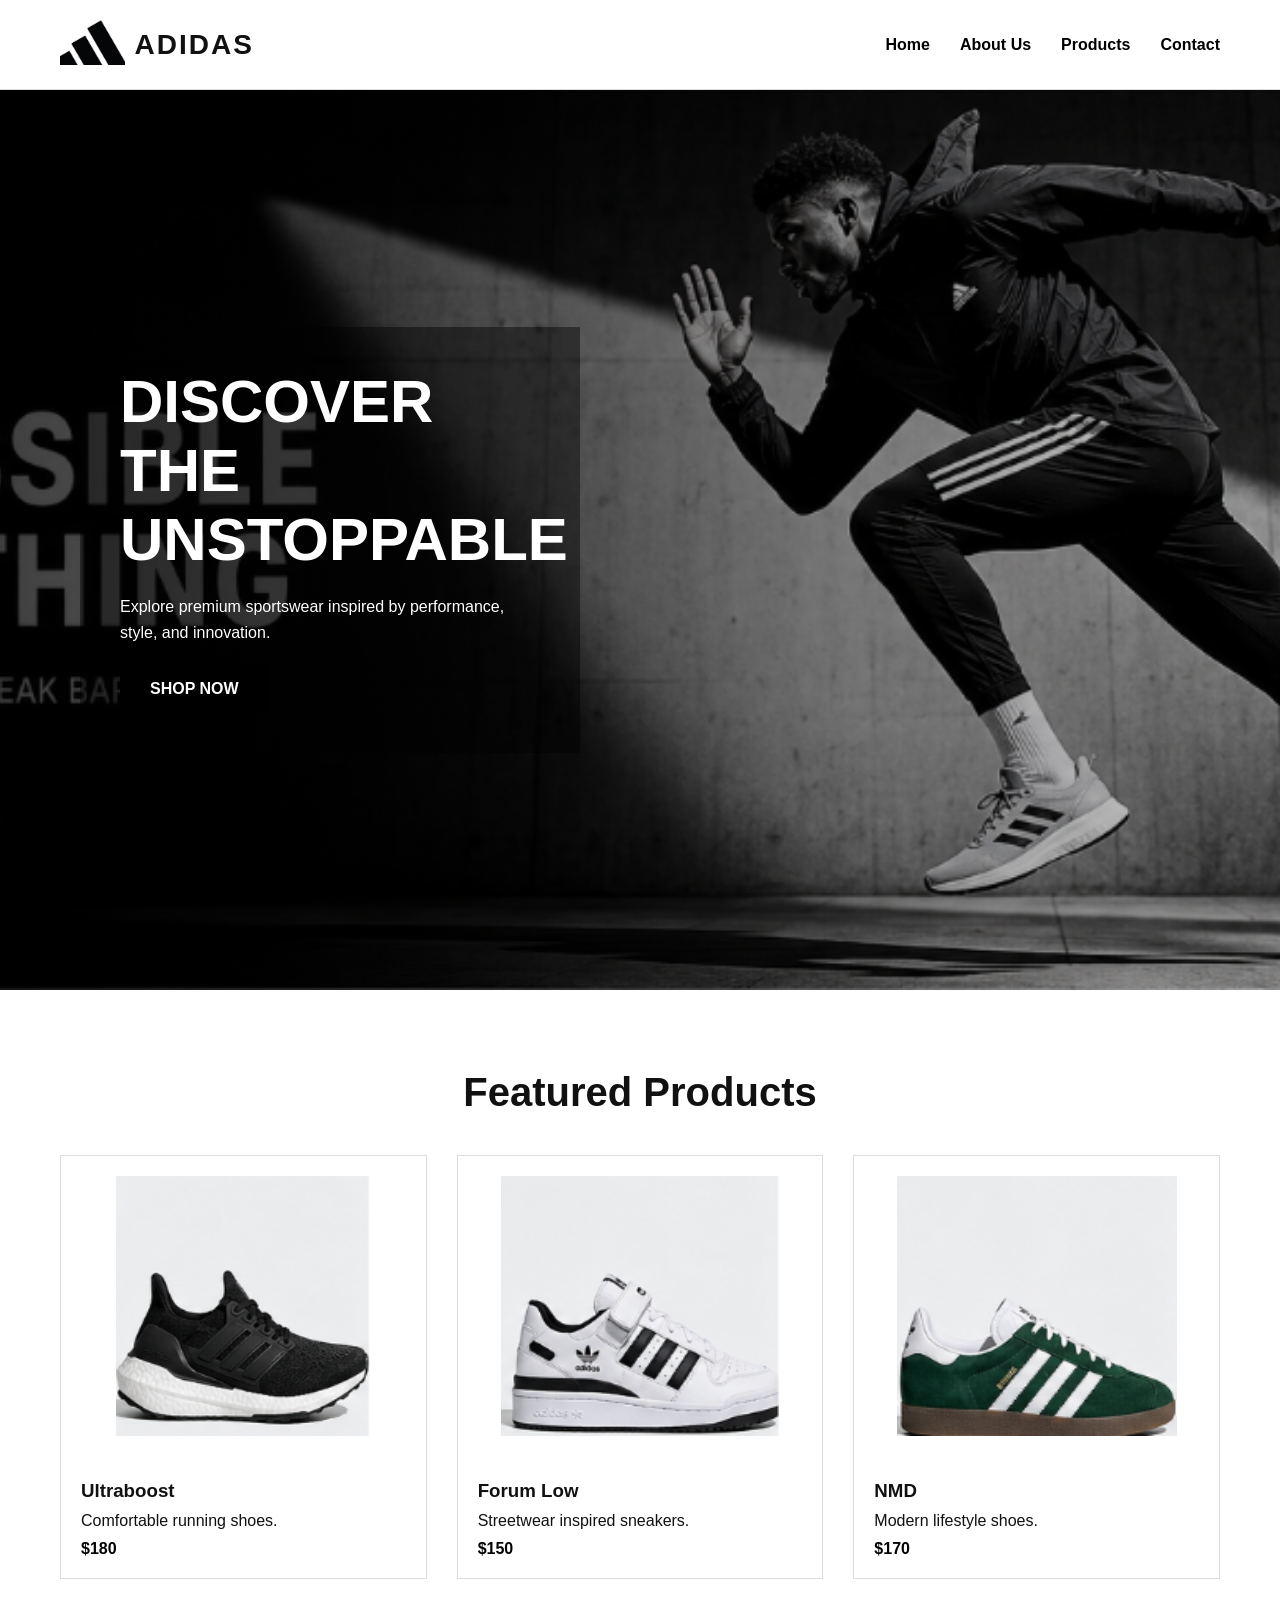
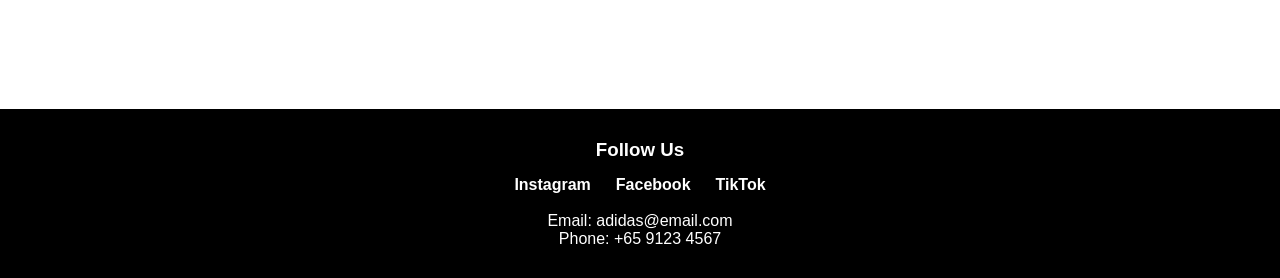
<file: index.html>
<!DOCTYPE html>
<html>
<head>
    <title>Adidas Style Website</title>
    <link rel="stylesheet" href="style.css">
</head>

<body>

<header>
    <nav>
        <div class="logo">

    <a href="index.html">
        <img src="images/logo.webp" alt="Adidas Logo">
    </a>

    <span>ADIDAS</span>

</div>

        <ul>
            <li><a href="index.html">Home</a></li>
            <li><a href="aboutus.html">About Us</a></li>
            <li><a href="products.html">Products</a></li>
            <li><a href="contactus.html">Contact</a></li>
        </ul>
    </nav>
</header>

<section class="hero">

    <div class="hero-text">
    
        <h1>DISCOVER THE UNSTOPPABLE</h1>

        <p>
            Explore premium sportswear inspired by performance,
            style, and innovation.
        </p>

        <a href="products.html" class="btn">SHOP NOW</a>
    </div>

</section>

<section>

    <h2 class="section-title">Featured Products</h2>

    <div class="products-grid">

        <div class="product-card">
            <img src="images/shoe1.png">
            <div class="product-info">
                <h3>Ultraboost</h3>
                <p>Comfortable running shoes.</p>
                <div class="price">$180</div>
            </div>
        </div>

        <div class="product-card">
            <img src="images/shoe2.png">
            <div class="product-info">
                <h3>Forum Low</h3>
                <p>Streetwear inspired sneakers.</p>
                <div class="price">$150</div>
            </div>
        </div>

        <div class="product-card">
            <img src="images/shoe3.png">
             <div class="product-info">
                <h3>NMD</h3>
                <p>Modern lifestyle shoes.</p>
                <div class="price">$170</div>
             </div>
        </div>

    </div>

</section>

<footer>

    <div class="footer-content">

        <h3>Follow Us</h3>

        <div class="social-links">

            <a href="https://instagram.com/adidas" target="_blank">
                Instagram
            </a>

            <a href="https://facebook.com/adidas" target="_blank">
                Facebook
            </a>

            <a href="https://tiktok.com/@adidas" target="_blank">
                TikTok
            </a>

        </div>

        <br>

        <p>
            Email:
            <a href="mailto:adidas@email.com">
                adidas@email.com
            </a>
        </p>

        <p>
            Phone:
            <a href="tel:+6591234567">
                +65 9123 4567
            </a>
        </p>

    </div>

</footer>
</body>
</html>
</file>
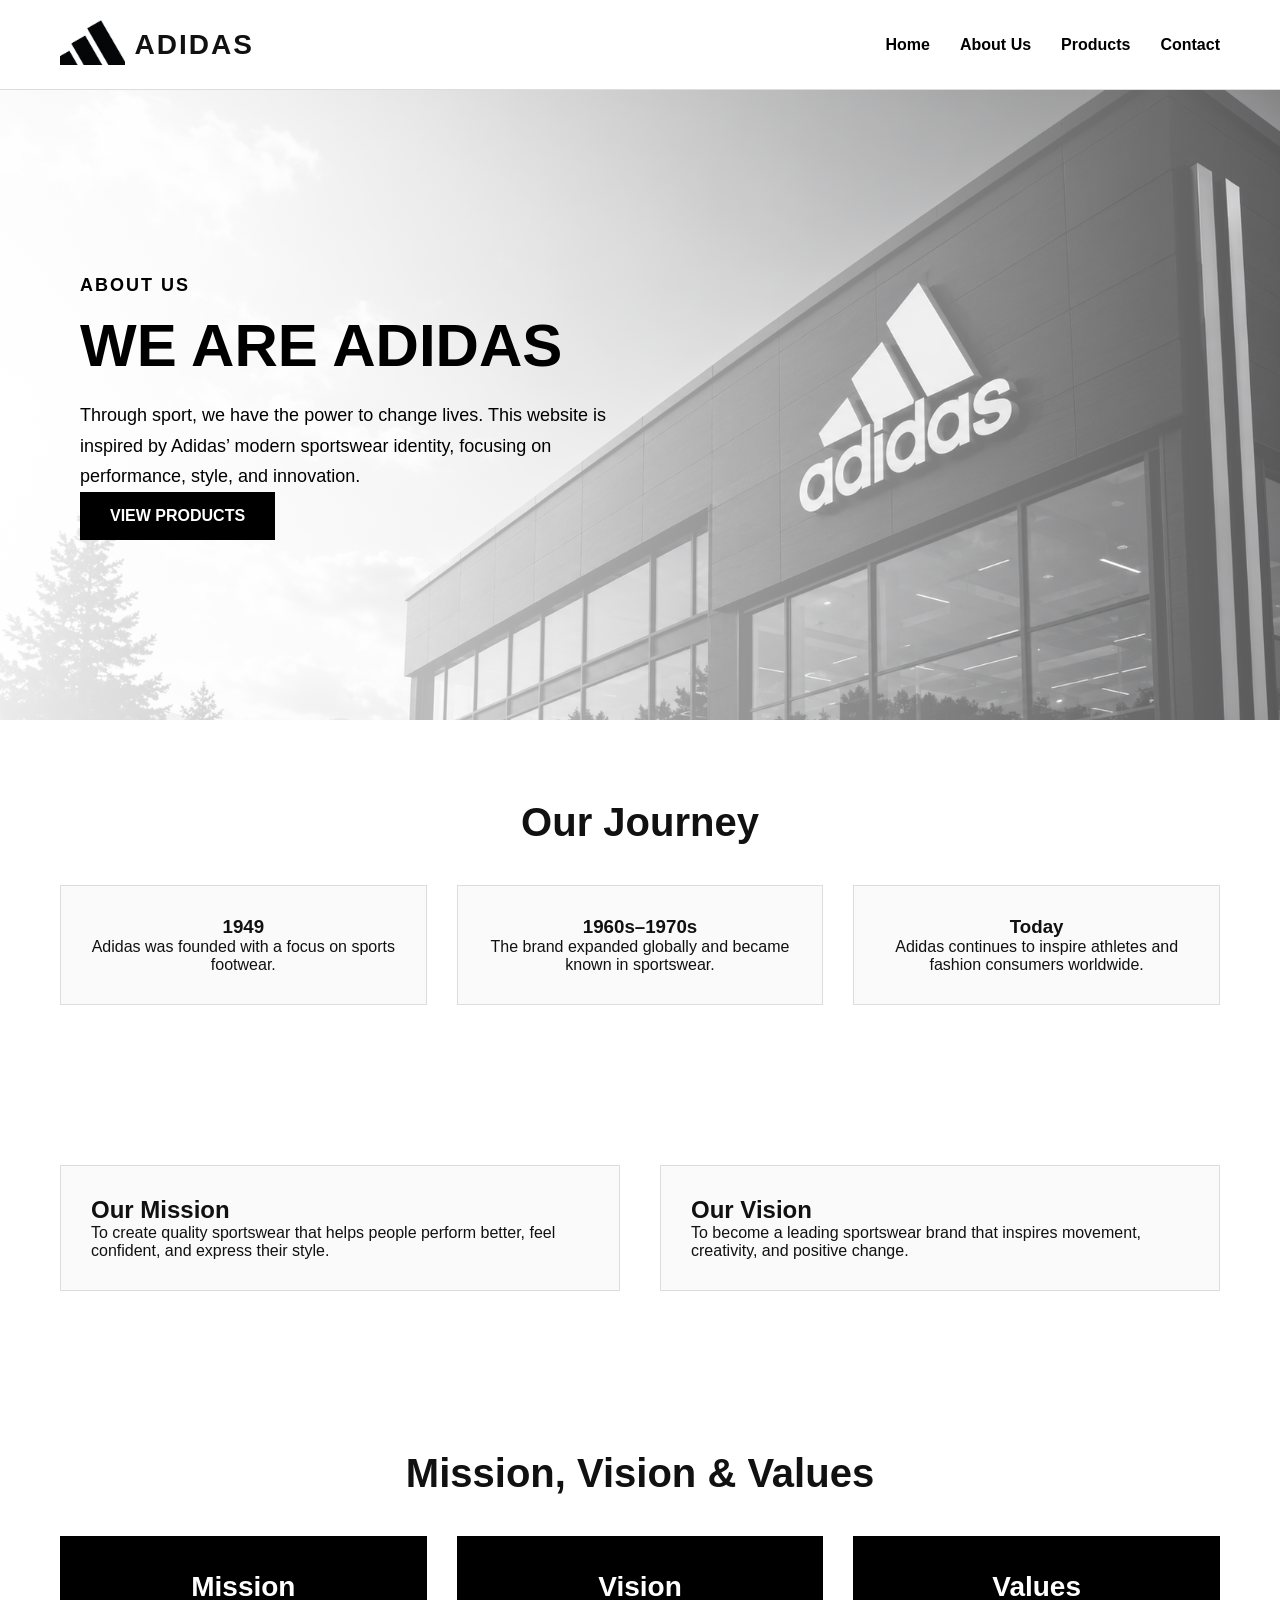
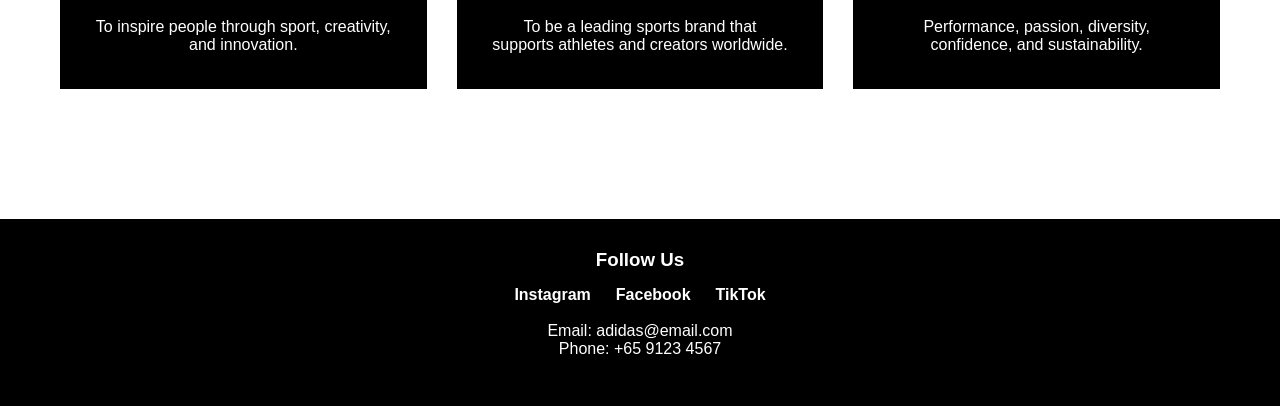
<file: aboutus.html>
<!DOCTYPE html>
<html>

<head>
    <meta charset="UTF-8">
    <meta name="viewport" content="width=device-width, initial-scale=1.0">

    <title>About Us</title>

    <link rel="stylesheet" href="style.css">
</head>

<body>

<header>

    <nav>

        <div class="logo">

            <a href="index.html">
                <img src="images/logo.webp" alt="Adidas Logo">
            </a>

            <span>ADIDAS</span>

        </div>

        <ul>
            <li><a href="index.html">Home</a></li>
            <li><a href="aboutus.html">About Us</a></li>
            <li><a href="products.html">Products</a></li>
            <li><a href="contactus.html">Contact</a></li>
        </ul>

    </nav>

</header>

<!-- HERO SECTION -->

<section class="about-hero">

    <div class="about-hero-text">

        <p class="small-title">ABOUT US</p>

        <h1>WE ARE ADIDAS</h1>

        <p>
            Through sport, we have the power to change lives.
            This website is inspired by Adidas’ modern sportswear
            identity, focusing on performance, style, and innovation.
        </p>

        <a href="products.html" class="btn">
            VIEW PRODUCTS
        </a>

    </div>

</section>

<!-- JOURNEY SECTION -->

<section class="journey">

    <h2 class="section-title">Our Journey</h2>

    <div class="timeline">

        <div>
            <h3>1949</h3>
            <p>
                Adidas was founded with a focus on sports footwear.
            </p>
        </div>

        <div>
            <h3>1960s–1970s</h3>
            <p>
                The brand expanded globally and became known in sportswear.
            </p>
        </div>

        <div>
            <h3>Today</h3>
            <p>
                Adidas continues to inspire athletes and fashion consumers worldwide.
            </p>
        </div>

    </div>

</section>

<!-- MISSION / VISION -->

<section class="mission-vision">

    <div>
        <h2>Our Mission</h2>

        <p>
            To create quality sportswear that helps people perform better,
            feel confident, and express their style.
        </p>
    </div>

    <div>
        <h2>Our Vision</h2>

        <p>
            To become a leading sportswear brand that inspires movement,
            creativity, and positive change.
        </p>
    </div>

</section>

<!-- VALUES SECTION -->

<section class="values-section">

    <h2 class="section-title">
        Mission, Vision & Values
    </h2>

    <div class="values-grid">

        <div class="value-card">
            <h3>Mission</h3>

            <p>
                To inspire people through sport, creativity, and innovation.
            </p>
        </div>

        <div class="value-card">
            <h3>Vision</h3>

            <p>
                To be a leading sports brand that supports athletes and creators worldwide.
            </p>
        </div>

        <div class="value-card">
            <h3>Values</h3>

            <p>
                Performance, passion, diversity, confidence, and sustainability.
            </p>
        </div>

    </div>

</section>

<!-- FOOTER -->

<footer>

    <div class="footer-content">

        <h3>Follow Us</h3>

        <div class="social-links">

            <a href="https://instagram.com/adidas" target="_blank">
                Instagram
            </a>

            <a href="https://facebook.com/adidas" target="_blank">
                Facebook
            </a>

            <a href="https://tiktok.com/@adidas" target="_blank">
                TikTok
            </a>

        </div>

        <br>

        <p>
            Email:
            <a href="mailto:adidas@email.com">
                adidas@email.com
            </a>
        </p>

        <p>
            Phone:
            <a href="tel:+6591234567">
                +65 9123 4567
            </a>
        </p>

        <br>

    </div>

</footer>

</body>
</html>
</file>
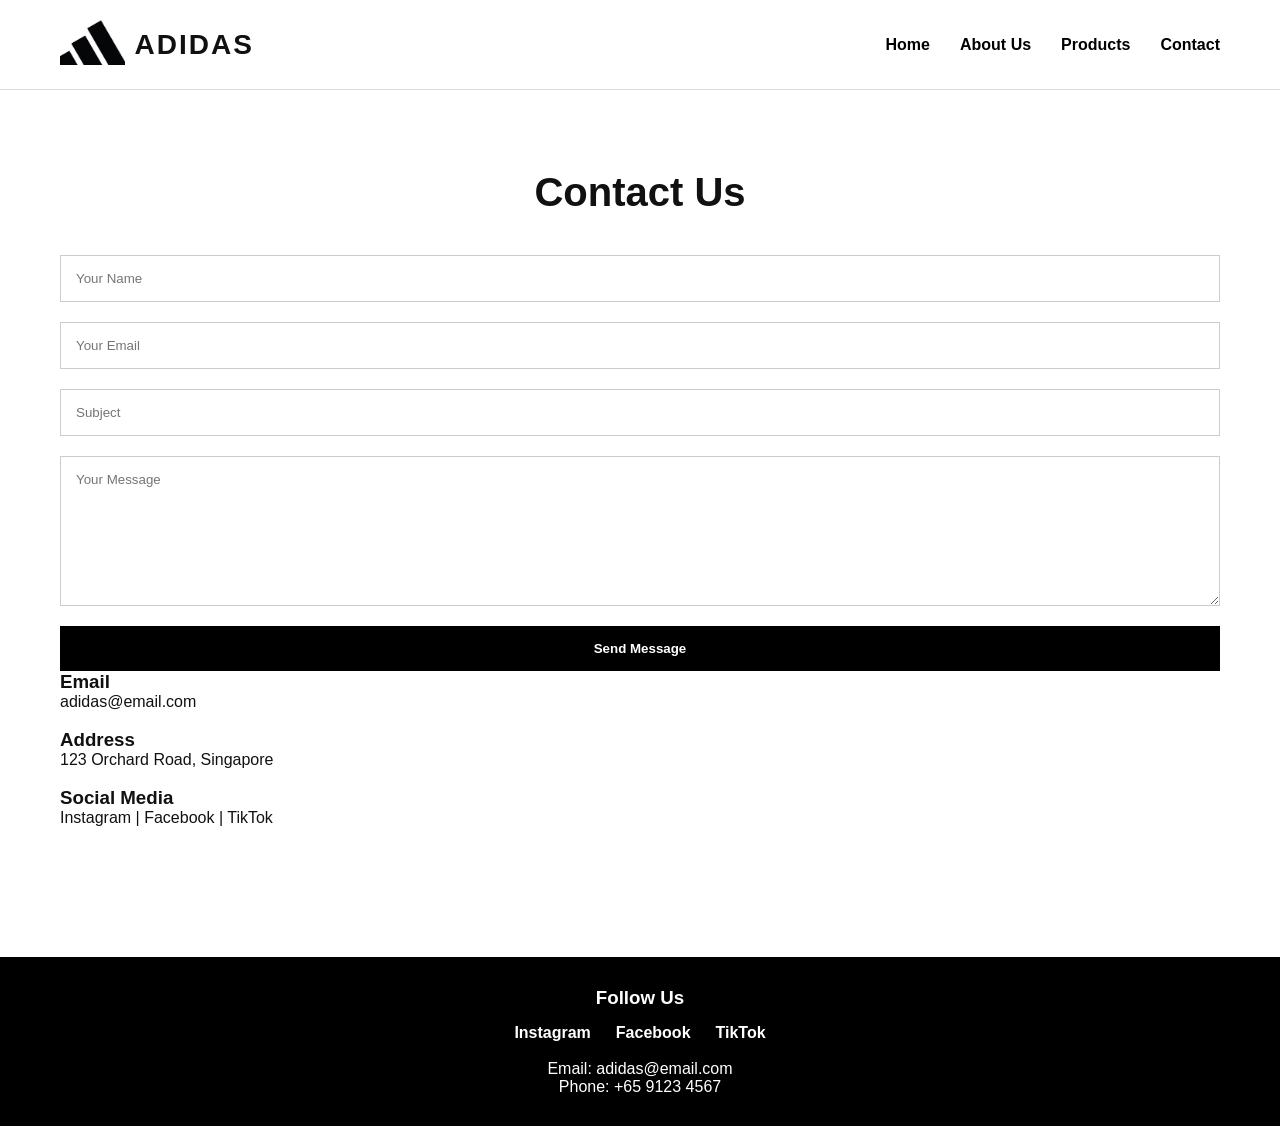
<file: contactus.html>
<!DOCTYPE html>
<html>
<head>
    <title>Contact Us</title>
    <link rel="stylesheet" href="style.css">
</head>

<body>

<header>
    <nav>
         <div class="logo">

    <a href="index.html">
        <img src="images/logo.webp" alt="Adidas Logo">
    </a>

    <span>ADIDAS</span>

</div>

        <ul>
            <li><a href="index.html">Home</a></li>
            <li><a href="aboutus.html">About Us</a></li>
            <li><a href="products.html">Products</a></li>
            <li><a href="contactus.html">Contact</a></li>
        </ul>
    </nav>
</header>

<section>

<h2 class="section-title">Contact Us</h2>

<div class="contact-container">

    <form>

        <input type="text" placeholder="Your Name">

        <input type="email" placeholder="Your Email">

        <input type="text" placeholder="Subject">

        <textarea placeholder="Your Message"></textarea>

        <button type="submit">Send Message</button>

    </form>

    <div>

        <h3>Email</h3>
        <p>adidas@email.com</p>

        <br>

        <h3>Address</h3>
        <p>123 Orchard Road, Singapore</p>

        <br>

        <h3>Social Media</h3>
        <p>Instagram | Facebook | TikTok</p>

    </div>

</div>

</section>

<footer>

    <div class="footer-content">

        <h3>Follow Us</h3>

        <div class="social-links">

            <a href="https://instagram.com/adidas" target="_blank">
                Instagram
            </a>

            <a href="https://facebook.com/adidas" target="_blank">
                Facebook
            </a>

            <a href="https://tiktok.com/@adidas" target="_blank">
                TikTok
            </a>

        </div>

        <br>

        <p>
            Email:
            <a href="mailto:adidas@email.com">
                adidas@email.com
            </a>
        </p>

        <p>
            Phone:
            <a href="tel:+6591234567">
                +65 9123 4567
            </a>
        </p>

    </div>

</footer>
</body>
</html>
</file>
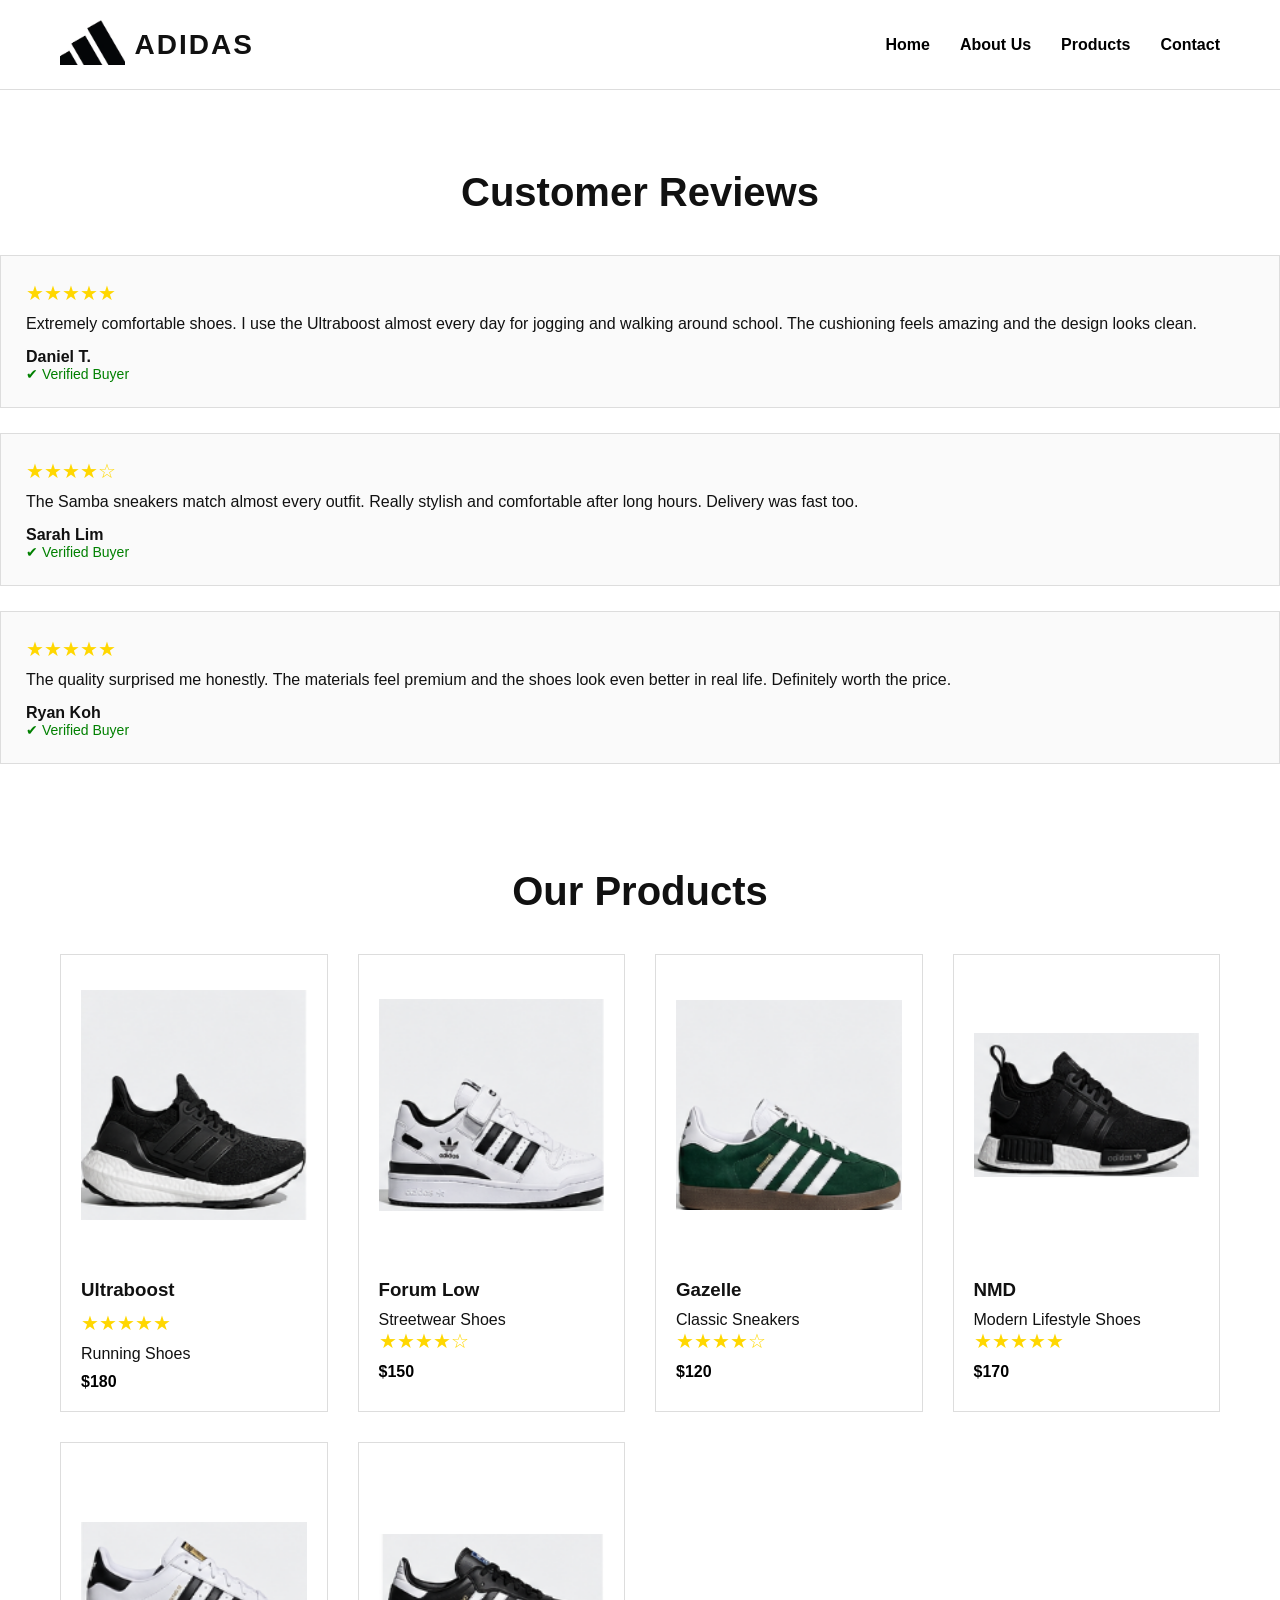
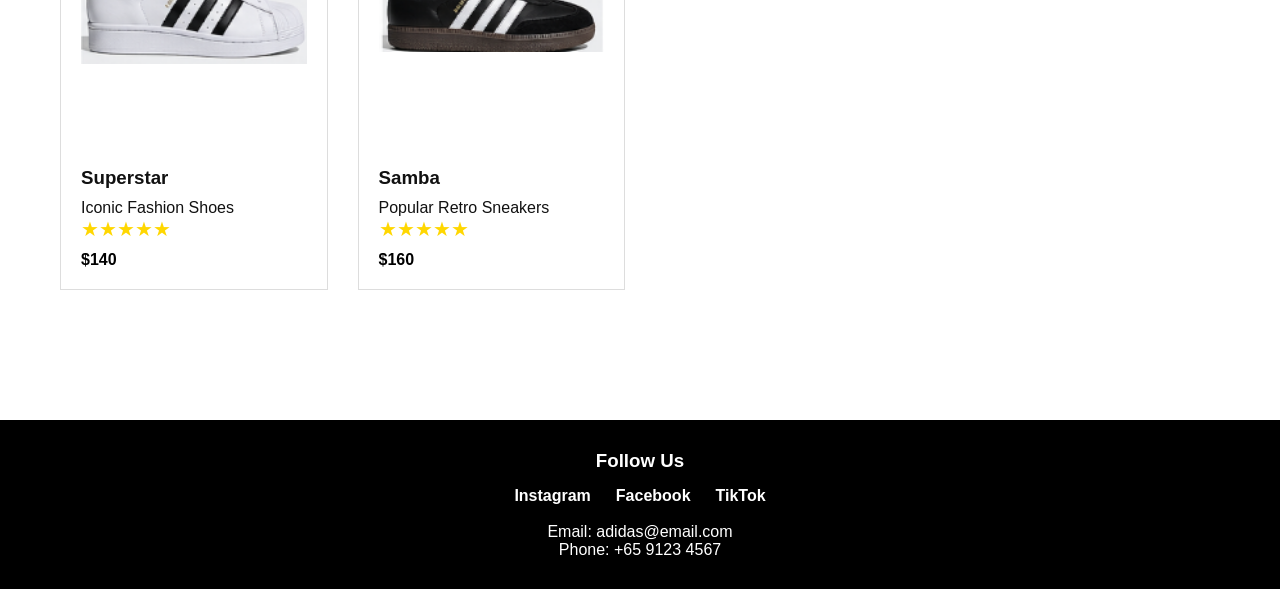
<file: products.html>
<!DOCTYPE html>
<html>
<head>
    <title>Products</title>
    <link rel="stylesheet" href="style.css">
</head>

<body>

<header>
    <nav>
         <div class="logo">

    <a href="index.html">
        <img src="images/logo.webp" alt="Adidas Logo">
    </a>

    <span>ADIDAS</span>

</div>

        <ul>
            <li><a href="index.html">Home</a></li>
            <li><a href="aboutus.html">About Us</a></li>
            <li><a href="products.html">Products</a></li>
            <li><a href="contactus.html">Contact</a></li>
        </ul>
    </nav>
</header>
<div class="review-section">

    <h2 class="section-title">Customer Reviews</h2>

    <div class="review-card">

        <div class="stars">★★★★★</div>

        <p>
            Extremely comfortable shoes. I use the Ultraboost
            almost every day for jogging and walking around school.
            The cushioning feels amazing and the design looks clean.
        </p>

        <div class="review-name">Daniel T.</div>

        <div class="verified">✔ Verified Buyer</div>

    </div>

    <div class="review-card">

        <div class="stars">★★★★☆</div>

        <p>
            The Samba sneakers match almost every outfit.
            Really stylish and comfortable after long hours.
            Delivery was fast too.
        </p>

        <div class="review-name">Sarah Lim</div>

        <div class="verified">✔ Verified Buyer</div>

    </div>

    <div class="review-card">

        <div class="stars">★★★★★</div>

        <p>
            The quality surprised me honestly. The materials feel
            premium and the shoes look even better in real life.
            Definitely worth the price.
        </p>

        <div class="review-name">Ryan Koh</div>

        <div class="verified">✔ Verified Buyer</div>

    </div>

</div>
<section>

<h2 class="section-title">Our Products</h2>

<div class="products-grid">

    <div class="product-card">
        <img src="images/shoe1.png">
        <div class="product-info">
            <h3>Ultraboost</h3>
            <div class="stars">★★★★★</div>
            <p>Running Shoes</p>
            <div class="price">$180</div>
        </div>
    </div>

    <div class="product-card">
        <img src="images/shoe2.png">
        <div class="product-info">
            <h3>Forum Low</h3>
            <p>Streetwear Shoes</p>
            <div class="stars">★★★★☆</div>
            <div class="price">$150</div>
        </div>
    </div>

    <div class="product-card">
        <img src="images/shoe3.png">
        <div class="product-info">
            <h3>Gazelle</h3>
            <p>Classic Sneakers</p>
            <div class="stars">★★★★☆</div>
            <div class="price">$120</div>
        </div>
    </div>

    <div class="product-card">
        <img src="images/shoe4.png">
        <div class="product-info">
            <h3>NMD</h3>
            <p>Modern Lifestyle Shoes</p>
            <div class="stars">★★★★★</div>
            <div class="price">$170</div>
        </div>
    </div>

    <div class="product-card">
        <img src="images/shoe5.png">
        <div class="product-info">
            <h3>Superstar</h3>
            <p>Iconic Fashion Shoes</p>
            <div class="stars">★★★★★</div>
            <div class="price">$140</div>
        </div>
    </div>

    <div class="product-card">
        <img src="images/shoe6.png">
        <div class="product-info">
            <h3>Samba</h3>
            <p>Popular Retro Sneakers</p>
            <div class="stars">★★★★★</div>
            <div class="price">$160</div>
        </div>
    </div>

</div>

</section>

<footer>

    <div class="footer-content">

        <h3>Follow Us</h3>

        <div class="social-links">

            <a href="https://instagram.com/adidas" target="_blank">
                Instagram
            </a>

            <a href="https://facebook.com/adidas" target="_blank">
                Facebook
            </a>

            <a href="https://tiktok.com/@adidas" target="_blank">
                TikTok
            </a>

        </div>

        <br>

        <p>
            Email:
            <a href="mailto:adidas@email.com">
                adidas@email.com
            </a>
        </p>

        <p>
            Phone:
            <a href="tel:+6591234567">
                +65 9123 4567
            </a>
        </p>

    </div>

</footer>

</body>
</html>
</file>
<file: style.css>
/* RESET */
*{
    margin:0;
    padding:0;
    box-sizing:border-box;
    font-family:Arial, sans-serif;
}

/* BODY */
body{
    background:#ffffff;
    color:#111;
}

/* NAVIGATION */
header{
    background:white;
    border-bottom:1px solid #ddd;
    position:sticky;
    top:0;
    z-index:1000;
}

nav{
    display:flex;
    justify-content:space-between;
    align-items:center;
    padding:20px 60px;
}

/* LOGO */
.logo{
    display:flex;
    align-items:center;
    gap:10px;
}

.logo img{
    height:45px;
    width:auto;
}

.logo span{
    font-size:28px;
    font-weight:bold;
    letter-spacing:2px;
}

/* NAV LINKS */
nav ul{
    display:flex;
    list-style:none;
    gap:30px;
}

nav a{
    text-decoration:none;
    color:black;
    font-weight:bold;
    transition:0.3s;
}

nav a:hover{
    color:gray;
}

/* HOME HERO */
.hero{
    height:100vh;

    background:
    linear-gradient(
    to right,
    rgba(0,0,0,0.75),
    rgba(0,0,0,0.2)),
    url("images/hero.png");

    background-size:cover;
    background-position:center;

    display:flex;
    align-items:center;

    padding-left:80px;

    color:white;
}

.hero-text{
    background:rgba(0,0,0,0.45);
    padding:40px;
    max-width:500px;
}

.hero-text h1{
    font-size:60px;
    margin-bottom:20px;
}

.hero-text p{
    margin-bottom:20px;
    line-height:1.6;
}

/* BUTTON */
.btn{
    display:inline-block;
    background:black;
    color:white;
    padding:15px 30px;
    text-decoration:none;
    font-weight:bold;
    transition:0.3s;
}

.btn:hover{
    background:#444;
}

/* GENERAL SECTIONS */
section{
    padding:80px 60px;
}

.section-title{
    font-size:40px;
    margin-bottom:40px;
    text-align:center;
}

/* PRODUCT GRID */
.products-grid{
    display:grid;
    grid-template-columns:repeat(auto-fit, minmax(250px,1fr));
    gap:30px;
}

/* PRODUCT CARD */
.product-card{
    border:1px solid #ddd;
    overflow:hidden;
    transition:0.3s;
    background:white;
}

.product-card:hover{
    transform:translateY(-5px);
    box-shadow:0 10px 20px rgba(0,0,0,0.1);
}

.product-card img{
    width:100%;
    height:300px;
    object-fit:contain;
    background:white;
    padding:20px;
}

.product-info{
    padding:20px;
}

.product-info h3{
    margin-bottom:10px;
}

.price{
    color:#000;
    font-weight:bold;
    margin-top:10px;
}

/* ABOUT PAGE HERO */

.about-hero{
    min-height:70vh;

    background:
    linear-gradient(
    to right,
    rgba(255,255,255,0.92),
    rgba(255,255,255,0.35)),
    url("images/About.PNG") center/cover no-repeat;

    display:flex;
    align-items:center;

    padding:80px;

    color:black;
}

.about-hero-text{
    max-width:550px;
}

.about-hero h1{
    font-size:60px;
    margin-bottom:20px;
}

.about-hero p{
    line-height:1.7;
    font-size:18px;
}

.small-title{
    font-weight:bold;
    letter-spacing:2px;
    margin-bottom:10px;
}

/* JOURNEY SECTION */

.journey{
    text-align:center;
}

.timeline{
    display:grid;
    grid-template-columns:repeat(auto-fit, minmax(220px,1fr));
    gap:30px;
}

.timeline div{
    border:1px solid #ddd;
    padding:30px;
    background:#fafafa;
    transition:0.3s;
}

.timeline div:hover{
    transform:translateY(-8px);
    box-shadow:0 10px 25px rgba(0,0,0,0.1);
}

/* MISSION / VISION */

.mission-vision{
    display:grid;
    grid-template-columns:1fr 1fr;
    gap:40px;
}

.mission-vision div{
    border:1px solid #ddd;
    padding:30px;
    background:#fafafa;
}

/* VALUES */

.values-grid{
    display:grid;
    grid-template-columns:repeat(auto-fit, minmax(250px,1fr));
    gap:30px;
}

.value-card{
    background:black;
    color:white;
    padding:35px;
    text-align:center;
    transition:0.3s;
}

.value-card:hover{
    background:#333;
    transform:scale(1.03);
}

.value-card h3{
    font-size:28px;
    margin-bottom:15px;
}

/* CONTACT PAGE HERO */

.contact-hero{
    min-height:55vh;

    background:
    linear-gradient(
    to right,
    rgba(0,0,0,0.85),
    rgba(0,0,0,0.2)),
    url("images/contact.jpg") center/cover no-repeat;

    color:white;

    display:flex;
    align-items:center;

    padding:80px;
}

.contact-page{
    display:grid;
    grid-template-columns:1fr 1fr;
    gap:50px;
}

.contact-form-box,
.contact-info-box{
    padding:40px;
    border:1px solid #ddd;
    background:#fafafa;
}

.contact-info-box a{
    color:black;
    font-weight:bold;
}

/* FORM */

form{
    display:flex;
    flex-direction:column;
}

input,
textarea{
    padding:15px;
    margin-bottom:20px;
    border:1px solid #ccc;
}

textarea{
    height:150px;
}

button{
    padding:15px;
    border:none;
    background:black;
    color:white;
    font-weight:bold;
    cursor:pointer;
    transition:0.3s;
}

button:hover{
    background:#333;
}

/* REVIEWS */

.review-section{
    margin-top:80px;
}

.review-card{
    border:1px solid #ddd;
    padding:25px;
    margin-bottom:25px;
    background:#fafafa;
    transition:0.3s;
}

.review-card:hover{
    transform:scale(1.02);
}

.stars{
    color:gold;
    font-size:20px;
    margin-bottom:10px;
}

.review-name{
    font-weight:bold;
    margin-top:15px;
}

.verified{
    color:green;
    font-size:14px;
}

/* FOOTER */

footer{
    background:black;
    color:white;
    text-align:center;
    padding:30px;
    margin-top:50px;
}

.footer-content{
    text-align:center;
}

.social-links{
    display:flex;
    justify-content:center;
    gap:25px;
    margin-top:15px;
}

.social-links a{
    color:white;
    text-decoration:none;
    font-weight:bold;
    transition:0.3s;
}

.social-links a:hover{
    color:#999;
}

footer a{
    color:white;
    text-decoration:none;
}

footer a:hover{
    text-decoration:underline;
}

/* RESPONSIVE */

@media(max-width:768px){

    nav{
        flex-direction:column;
        gap:20px;
    }

    .hero{
        padding:40px;
    }

    .hero-text h1,
    .about-hero h1,
    .contact-hero h1{
        font-size:40px;
    }

    .contact-page,
    .mission-vision{
        grid-template-columns:1fr;
    }

    .about-hero,
    .contact-hero{
        padding:40px;
    }

    section{
        padding:60px 25px;
    }
}
</file>
